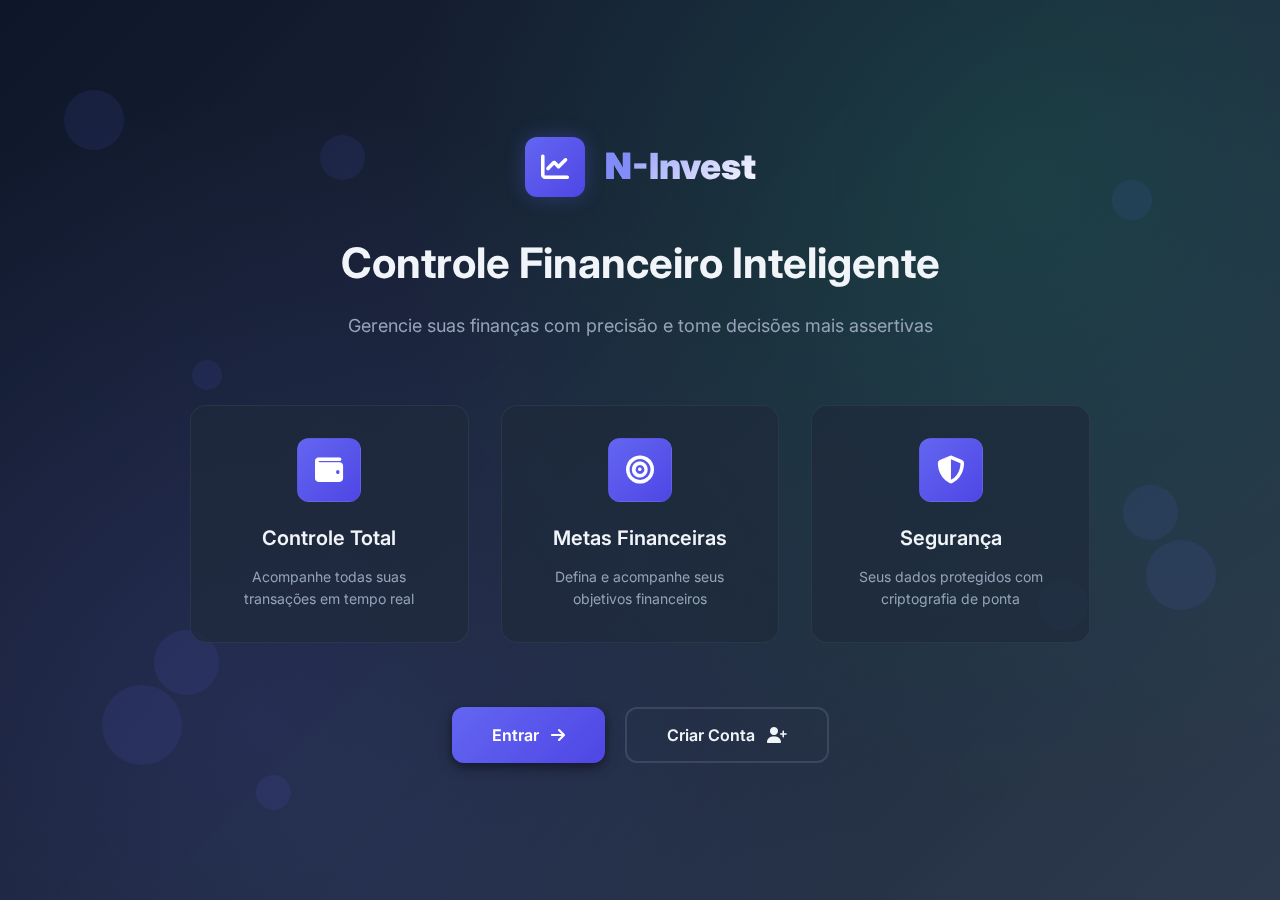
<file: index.html>
<!DOCTYPE html>
<html lang="pt-BR">
<head>
  <meta charset="UTF-8">
  <meta name="viewport" content="width=device-width, initial-scale=1.0">
  <title>N-Invest • Controle Financeiro Inteligente</title>
  <link rel="stylesheet" href="styles.css">
  <link rel="stylesheet" href="https://cdnjs.cloudflare.com/ajax/libs/font-awesome/6.4.0/css/all.min.css">
  <link href="https://fonts.googleapis.com/css2?family=Inter:wght@300;400;500;600;700;800;900&display=swap" rel="stylesheet">
</head>
<body>
  <!-- Fundo animado -->
  <div class="background-animated">
    <div class="particles-container">
      <div class="particle"></div>
      <div class="particle"></div>
      <div class="particle"></div>
      <div class="particle"></div>
      <div class="particle"></div>
      <div class="particle"></div>
      <div class="particle"></div>
      <div class="particle"></div>
      <div class="particle"></div>
      <div class="particle"></div>
    </div>
    <div class="gradient-overlay"></div>
  </div>

  <!-- Conteúdo principal -->
  <div class="landing-page">
    <div class="landing-container">
      <!-- Logo e título -->
      <div class="brand-logo">
        <div class="logo-icon-animated">
          <i class="fas fa-chart-line"></i>
        </div>
        <h1 class="brand-title">
          <span class="brand-highlight">N</span>-Invest
        </h1>
      </div>

      <!-- Subtítulo -->
      <div class="landing-subtitle">
        <h2>Controle Financeiro Inteligente</h2>
        <p>Gerencie suas finanças com precisão e tome decisões mais assertivas</p>
      </div>

      <!-- Features -->
      <div class="features-grid">
        <div class="feature-card">
          <div class="feature-icon">
            <i class="fas fa-wallet"></i>
          </div>
          <h3>Controle Total</h3>
          <p>Acompanhe todas suas transações em tempo real</p>
        </div>

        <div class="feature-card">
          <div class="feature-icon">
            <i class="fas fa-bullseye"></i>
          </div>
          <h3>Metas Financeiras</h3>
          <p>Defina e acompanhe seus objetivos financeiros</p>
        </div>

        <div class="feature-card">
          <div class="feature-icon">
            <i class="fas fa-shield-alt"></i>
          </div>
          <h3>Segurança</h3>
          <p>Seus dados protegidos com criptografia de ponta</p>
        </div>
      </div>

      <!-- Botões de ação -->
      <div class="landing-actions">
        <a href="login.html" class="btn-landing btn-primary">
          <span>Entrar</span>
          <i class="fas fa-arrow-right"></i>
        </a>
        <a href="signup.html" class="btn-landing btn-secondary">
          <span>Criar Conta</span>
          <i class="fas fa-user-plus"></i>
        </a>
      </div>
    </div>
  </div>

  <style>
    .landing-page {
      position: relative;
      min-height: 100vh;
      display: flex;
      align-items: center;
      justify-content: center;
      padding: 24px;
      z-index: 1;
    }

    .landing-container {
      max-width: 900px;
      width: 100%;
      text-align: center;
      animation: fadeIn 0.8s ease;
    }

    .brand-logo {
      display: flex;
      align-items: center;
      justify-content: center;
      gap: 20px;
      margin-bottom: 32px;
    }

    .landing-subtitle {
      margin-bottom: 64px;
    }

    .landing-subtitle h2 {
      font-size: 42px;
      font-weight: 700;
      margin-bottom: 16px;
      color: var(--text-primary);
    }

    .landing-subtitle p {
      font-size: 18px;
      color: var(--text-muted);
      max-width: 600px;
      margin: 0 auto;
    }

    .features-grid {
      display: grid;
      grid-template-columns: repeat(auto-fit, minmax(250px, 1fr));
      gap: 32px;
      margin-bottom: 64px;
    }

    .feature-card {
      background: var(--bg-card);
      border: 1px solid var(--border-light);
      border-radius: var(--radius-lg);
      padding: 32px 24px;
      transition: var(--transition);
    }

    .feature-card:hover {
      transform: translateY(-8px);
      box-shadow: var(--shadow-lg);
    }

    .feature-card .feature-icon {
      width: 64px;
      height: 64px;
      background: var(--gradient-primary);
      border-radius: var(--radius);
      display: flex;
      align-items: center;
      justify-content: center;
      font-size: 28px;
      color: white;
      margin: 0 auto 20px;
    }

    .feature-card h3 {
      font-size: 20px;
      font-weight: 600;
      margin-bottom: 12px;
      color: var(--text-primary);
    }

    .feature-card p {
      font-size: 14px;
      color: var(--text-muted);
      line-height: 1.6;
    }

    .landing-actions {
      display: flex;
      gap: 20px;
      justify-content: center;
      flex-wrap: wrap;
    }

    .btn-landing {
      height: 56px;
      padding: 0 40px;
      border-radius: var(--radius);
      font-weight: 600;
      font-size: 16px;
      text-decoration: none;
      display: inline-flex;
      align-items: center;
      gap: 12px;
      transition: var(--transition);
    }

    .btn-landing.btn-primary {
      background: var(--gradient-primary);
      color: white;
      box-shadow: var(--shadow);
    }

    .btn-landing.btn-primary:hover {
      transform: translateY(-2px);
      box-shadow: var(--shadow-lg);
    }

    .btn-landing.btn-secondary {
      background: transparent;
      color: var(--text-primary);
      border: 2px solid var(--border);
    }

    .btn-landing.btn-secondary:hover {
      background: var(--bg-card);
      border-color: var(--border-hover);
    }

    @media (max-width: 768px) {
      .landing-subtitle h2 {
        font-size: 32px;
      }

      .landing-subtitle p {
        font-size: 16px;
      }

      .features-grid {
        grid-template-columns: 1fr;
        gap: 20px;
      }

      .landing-actions {
        flex-direction: column;
      }

      .btn-landing {
        width: 100%;
        justify-content: center;
      }
    }
  </style>
</body>
</html>
</file>
<file: styles.css>
:root {
  --primary: #6366f1;
  --primary-dark: #4f46e5;
  --primary-light: #818cf8;
  --secondary: #10b981;
  --secondary-dark: #059669;
  --danger: #ef4444;
  --danger-dark: #dc2626;
  --warning: #f59e0b;
  --info: #3b82f6;
  --bg-primary: #0f172a;
  --bg-secondary: #1e293b;
  --bg-tertiary: #334155;
  --bg-card: rgba(30, 41, 59, 0.7);
  --bg-glass: rgba(30, 41, 59, 0.3);
  --bg-overlay: rgba(15, 23, 42, 0.8);
  --text-primary: #f1f5f9;
  --text-secondary: #cbd5e1;
  --text-muted: #94a3b8;
  --text-light: #e2e8f0;
  --border: rgba(148, 163, 184, 0.2);
  --border-hover: rgba(148, 163, 184, 0.4);
  --border-light: rgba(148, 163, 184, 0.1);
  --shadow-sm: 0 1px 2px rgba(0, 0, 0, 0.4);
  --shadow: 0 4px 12px rgba(0, 0, 0, 0.5);
  --shadow-lg: 0 12px 32px rgba(0, 0, 0, 0.6);
  --shadow-xl: 0 24px 48px rgba(0, 0, 0, 0.7);
  --shadow-glow: 0 0 20px rgba(99, 102, 241, 0.3);
  --gradient-primary: linear-gradient(135deg, var(--primary), var(--primary-dark));
  --gradient-secondary: linear-gradient(135deg, var(--secondary), var(--secondary-dark));
  --gradient-danger: linear-gradient(135deg, var(--danger), var(--danger-dark));
  --gradient-bg: linear-gradient(135deg, var(--bg-primary), var(--bg-secondary));
  --radius-sm: 8px;
  --radius: 12px;
  --radius-lg: 16px;
  --radius-xl: 24px;
  --radius-full: 9999px;
  --transition-fast: 150ms ease;
  --transition: 250ms ease;
  --transition-slow: 350ms ease;
  --z-base: 1;
  --z-dropdown: 10;
  --z-sticky: 100;
  --z-modal: 1000;
  --z-tooltip: 10000;
}

* {
  box-sizing: border-box;
  margin: 0;
  padding: 0;
}

html, body {
  height: 100%;
  overflow-x: hidden;
}

body {
  font-family: 'Inter', -apple-system, BlinkMacSystemFont, 'Segoe UI', Roboto, sans-serif;
  background: var(--bg-primary);
  color: var(--text-primary);
  line-height: 1.6;
  -webkit-font-smoothing: antialiased;
  -moz-osx-font-smoothing: grayscale;
}

@keyframes float {
  0%, 100% { transform: translateY(0) rotate(0deg); }
  50% { transform: translateY(-20px) rotate(5deg); }
}

@keyframes pulse {
  0%, 100% { opacity: 1; }
  50% { opacity: 0.7; }
}

@keyframes slideIn {
  from { transform: translateY(20px); opacity: 0; }
  to { transform: translateY(0); opacity: 1; }
}

@keyframes fadeIn {
  from { opacity: 0; }
  to { opacity: 1; }
}

.background-animated {
  position: fixed;
  inset: 0;
  background: linear-gradient(135deg, 
    rgba(15, 23, 42, 0.95) 0%,
    rgba(30, 41, 59, 0.9) 50%,
    rgba(51, 65, 85, 0.85) 100%);
  z-index: 0;
}

.particles-container {
  position: absolute;
  width: 100%;
  height: 100%;
  overflow: hidden;
}

.particle {
  position: absolute;
  background: var(--primary);
  border-radius: var(--radius-full);
  animation: float 20s infinite linear;
  opacity: 0.1;
}

.particle:nth-child(1) { width: 60px; height: 60px; top: 10%; left: 5%; animation-duration: 25s; }
.particle:nth-child(2) { width: 40px; height: 40px; top: 20%; right: 10%; animation-duration: 20s; }
.particle:nth-child(3) { width: 80px; height: 80px; bottom: 15%; left: 8%; animation-duration: 30s; }
.particle:nth-child(4) { width: 30px; height: 30px; top: 40%; left: 15%; animation-duration: 15s; }
.particle:nth-child(5) { width: 50px; height: 50px; bottom: 30%; right: 15%; animation-duration: 22s; }
.particle:nth-child(6) { width: 70px; height: 70px; top: 60%; right: 5%; animation-duration: 28s; }
.particle:nth-child(7) { width: 35px; height: 35px; bottom: 10%; left: 20%; animation-duration: 18s; }
.particle:nth-child(8) { width: 45px; height: 45px; top: 15%; left: 25%; animation-duration: 24s; }
.particle:nth-child(9) { width: 55px; height: 55px; bottom: 40%; right: 8%; animation-duration: 26s; }
.particle:nth-child(10) { width: 65px; height: 65px; top: 70%; left: 12%; animation-duration: 32s; }

.gradient-overlay {
  position: absolute;
  inset: 0;
  background: 
    radial-gradient(circle at 20% 80%, rgba(99, 102, 241, 0.15) 0%, transparent 50%),
    radial-gradient(circle at 80% 20%, rgba(16, 185, 129, 0.15) 0%, transparent 50%);
}

.auth-screen {
  position: fixed;
  inset: 0;
  display: flex;
  align-items: center;
  justify-content: center;
  padding: 24px;
  z-index: var(--z-modal);
  animation: fadeIn var(--transition);
}

.auth-container {
  display: grid;
  grid-template-columns: 1fr 1fr;
  max-width: 1200px;
  width: 100%;
  min-height: 800px;
  border-radius: var(--radius-xl);
  overflow: hidden;
  box-shadow: var(--shadow-xl);
  backdrop-filter: blur(10px);
  background: rgba(30, 41, 59, 0.8);
  border: 1px solid var(--border-light);
}

.auth-branding {
  background: var(--gradient-bg);
  padding: 48px 40px;
  display: flex;
  flex-direction: column;
  position: relative;
  overflow: hidden;
}

.auth-branding::before {
  content: '';
  position: absolute;
  top: -50%;
  right: -50%;
  width: 200%;
  height: 200%;
  background: radial-gradient(circle, rgba(99, 102, 241, 0.1) 0%, transparent 70%);
  animation: pulse 8s infinite;
}

.brand-logo {
  display: flex;
  align-items: center;
  gap: 16px;
  margin-bottom: 32px;
}

.logo-icon-animated {
  width: 60px;
  height: 60px;
  background: var(--gradient-primary);
  border-radius: var(--radius);
  display: flex;
  align-items: center;
  justify-content: center;
  font-size: 28px;
  color: white;
  animation: float 6s infinite ease-in-out;
  box-shadow: var(--shadow-glow);
}

.brand-title {
  font-size: 36px;
  font-weight: 900;
  background: linear-gradient(135deg, var(--primary-light), white);
  -webkit-background-clip: text;
  -webkit-text-fill-color: transparent;
  background-clip: text;
}

.brand-highlight {
  color: var(--primary-light);
  -webkit-text-fill-color: var(--primary-light);
}

.brand-subtitle {
  margin-bottom: 48px;
}

.brand-subtitle h2 {
  font-size: 28px;
  font-weight: 700;
  margin-bottom: 12px;
  color: var(--text-primary);
}

.brand-subtitle p {
  color: var(--text-muted);
  font-size: 16px;
  line-height: 1.5;
}

.features-list {
  display: flex;
  flex-direction: column;
  gap: 24px;
  margin-bottom: 48px;
}

.feature {
  display: flex;
  align-items: flex-start;
  gap: 16px;
  animation: slideIn var(--transition);
  animation-fill-mode: both;
}

.feature:nth-child(1) { animation-delay: 100ms; }
.feature:nth-child(2) { animation-delay: 200ms; }
.feature:nth-child(3) { animation-delay: 300ms; }

.feature-icon {
  width: 48px;
  height: 48px;
  background: var(--bg-card);
  border-radius: var(--radius);
  display: flex;
  align-items: center;
  justify-content: center;
  font-size: 20px;
  color: var(--primary-light);
  flex-shrink: 0;
  border: 1px solid var(--border-light);
}

.feature-text h4 {
  font-size: 16px;
  font-weight: 600;
  margin-bottom: 4px;
  color: var(--text-primary);
}

.feature-text p {
  font-size: 14px;
  color: var(--text-muted);
  line-height: 1.4;
}

.testimonial {
  background: var(--bg-card);
  padding: 24px;
  border-radius: var(--radius-lg);
  border: 1px solid var(--border-light);
  margin-top: auto;
}

.quote-icon {
  font-size: 32px;
  color: var(--primary-light);
  margin-bottom: 12px;
  font-weight: 900;
}

.quote {
  font-size: 16px;
  font-style: italic;
  color: var(--text-secondary);
  margin-bottom: 20px;
  line-height: 1.5;
}

.author {
  display: flex;
  align-items: center;
  gap: 12px;
}

.author-avatar {
  width: 40px;
  height: 40px;
  background: var(--gradient-primary);
  border-radius: var(--radius-full);
  display: flex;
  align-items: center;
  justify-content: center;
  font-weight: 600;
  color: white;
}

.author-info {
  display: flex;
  flex-direction: column;
}

.author-name {
  font-weight: 600;
  color: var(--text-primary);
}

.author-role {
  font-size: 12px;
  color: var(--text-muted);
}

.auth-card {
  padding: 48px 40px;
  background: rgba(30, 41, 59, 0.9);
  display: flex;
  flex-direction: column;
}

.auth-header {
  text-align: center;
  margin-bottom: 48px;
}

.auth-title {
  font-size: 32px;
  font-weight: 700;
  margin-bottom: 8px;
  color: var(--text-primary);
}

.auth-subtitle {
  color: var(--text-muted);
  font-size: 16px;
}

.auth-form {
  display: flex;
  flex-direction: column;
  gap: 24px;
  flex: 1;
}

.input-group {
  position: relative;
}

.input-label {
  display: flex;
  align-items: center;
  gap: 8px;
  font-size: 14px;
  font-weight: 600;
  color: var(--text-muted);
  margin-bottom: 8px;
}

.input-label i {
  font-size: 12px;
}

.auth-form .input-group input,
.auth-form .input-group select {
  width: 100%;
  height: 48px;
  padding: 0 16px;
  background: var(--bg-secondary);
  border: 2px solid var(--border);
  border-radius: var(--radius);
  font-size: 15px;
  color: var(--text-primary);
  outline: none;
  transition: var(--transition);
}

.auth-form .input-group input:focus,
.auth-form .input-group select:focus {
  border-color: var(--primary);
  background: var(--bg-tertiary);
}

.password-field {
  position: relative;
}

.toggle-password {
  position: absolute;
  right: 12px;
  top: 50%;
  transform: translateY(-50%);
  background: none;
  border: none;
  color: var(--text-muted);
  cursor: pointer;
  padding: 8px;
  transition: var(--transition);
  border-radius: var(--radius-sm);
}

.toggle-password:hover {
  color: var(--primary-light);
  background: rgba(99, 102, 241, 0.1);
}

.form-options {
  display: flex;
  justify-content: space-between;
  align-items: center;
  margin: 8px 0;
}

.checkbox-remember {
  display: flex;
  align-items: center;
  gap: 8px;
  cursor: pointer;
  font-size: 14px;
  color: var(--text-muted);
}

.checkbox-remember input {
  display: none;
}

.checkmark {
  width: 18px;
  height: 18px;
  border: 2px solid var(--border);
  border-radius: 4px;
  display: flex;
  align-items: center;
  justify-content: center;
  transition: var(--transition);
}

.checkbox-remember input:checked + .checkmark {
  background: var(--primary);
  border-color: var(--primary);
}

.checkbox-remember input:checked + .checkmark::after {
  content: '✓';
  color: white;
  font-size: 12px;
}

.checkbox-group {
  display: flex;
  align-items: center;
  gap: 8px;
  cursor: pointer;
  font-size: 14px;
  color: var(--text-muted);
}

.checkbox-group input {
  display: none;
}

.checkbox-group .checkmark {
  width: 18px;
  height: 18px;
  border: 2px solid var(--border);
  border-radius: 4px;
  display: flex;
  align-items: center;
  justify-content: center;
  transition: var(--transition);
}

.checkbox-group input:checked + .checkmark {
  background: var(--primary);
  border-color: var(--primary);
}

.checkbox-group input:checked + .checkmark::after {
  content: '✓';
  color: white;
  font-size: 12px;
}

.forgot-password {
  color: var(--primary-light);
  text-decoration: none;
  font-size: 14px;
  transition: var(--transition);
}

.forgot-password:hover {
  color: var(--primary);
  text-decoration: underline;
}

.btn-auth-submit {
  height: 56px;
  background: var(--gradient-primary);
  border: none;
  border-radius: var(--radius);
  color: white;
  font-size: 16px;
  font-weight: 600;
  cursor: pointer;
  display: flex;
  align-items: center;
  justify-content: center;
  gap: 12px;
  transition: var(--transition);
  margin-top: 8px;
}

.btn-auth-submit:hover {
  transform: translateY(-2px);
  box-shadow: var(--shadow-glow);
}

.btn-auth-submit:active {
  transform: translateY(0);
}

.btn-text {
  flex: 1;
}

.auth-divider {
  display: flex;
  align-items: center;
  margin: 24px 0;
  color: var(--text-muted);
  font-size: 14px;
}

.auth-divider::before,
.auth-divider::after {
  content: '';
  flex: 1;
  height: 1px;
  background: var(--border);
}

.auth-divider span {
  padding: 0 16px;
}

.btn-google-auth {
  height: 48px;
  background: var(--bg-secondary);
  border: 2px solid var(--border);
  border-radius: var(--radius);
  color: var(--text-primary);
  font-size: 14px;
  font-weight: 600;
  cursor: pointer;
  display: flex;
  align-items: center;
  justify-content: center;
  gap: 12px;
  transition: var(--transition);
}

.btn-google-auth:hover {
  background: var(--bg-tertiary);
  border-color: var(--border-hover);
}

.btn-auth-toggle {
  background: none;
  border: none;
  color: var(--text-muted);
  font-size: 14px;
  cursor: pointer;
  transition: var(--transition);
  margin-top: 16px;
  padding: 12px;
  border-radius: var(--radius);
}

.btn-auth-toggle:hover {
  background: rgba(99, 102, 241, 0.1);
  color: var(--primary-light);
}

.btn-auth-toggle strong {
  color: var(--primary-light);
  font-weight: 600;
}

.auth-footer {
  margin-top: auto;
  padding-top: 24px;
  border-top: 1px solid var(--border-light);
}

.terms {
  font-size: 12px;
  color: var(--text-muted);
  text-align: center;
  line-height: 1.4;
}

.terms a {
  color: var(--primary-light);
  text-decoration: none;
}

.terms a:hover {
  text-decoration: underline;
}

.error-message {
  margin-top: 16px;
  padding: 12px 16px;
  background: rgba(239, 68, 68, 0.1);
  border: 1px solid rgba(239, 68, 68, 0.3);
  border-radius: var(--radius);
  color: var(--danger);
  font-size: 14px;
  display: none;
}

.error-message.show {
  display: block;
  animation: slideIn var(--transition);
}

.error {
  margin-top: 12px;
  padding: 12px 16px;
  background: rgba(239, 68, 68, 0.1);
  border: 1px solid rgba(239, 68, 68, 0.3);
  border-radius: var(--radius);
  color: var(--danger);
  font-size: 14px;
  display: none;
}

.error:not(:empty) {
  display: block;
  animation: slideIn var(--transition);
}

.page {
  position: relative;
  max-width: 1400px;
  margin: 0 auto;
  padding: 32px 24px 60px;
  z-index: var(--z-base);
  animation: fadeIn var(--transition);
}

.header {
  display: flex;
  flex-direction: column;
  align-items: center;
  text-align: center;
  margin-bottom: 48px;
  position: relative;
}

.logo-container {
  display: flex;
  align-items: center;
  gap: 16px;
  margin-bottom: 16px;
}

.logo-icon {
  width: 48px;
  height: 48px;
  background: var(--gradient-primary);
  border-radius: var(--radius);
  display: flex;
  align-items: center;
  justify-content: center;
  font-size: 24px;
  color: white;
}

.header h1 {
  font-size: 42px;
  font-weight: 900;
  background: linear-gradient(135deg, var(--primary-light), var(--secondary));
  -webkit-background-clip: text;
  -webkit-text-fill-color: transparent;
  background-clip: text;
}

.subtitle {
  color: var(--text-muted);
  font-weight: 500;
  font-size: 16px;
  margin-bottom: 24px;
}

.header-actions {
  position: absolute;
  right: 0;
  top: 0;
  display: flex;
  align-items: center;
  gap: 16px;
}

.user-info {
  display: flex;
  align-items: center;
  gap: 12px;
  padding: 8px 16px;
  background: var(--bg-card);
  border-radius: var(--radius-full);
  border: 1px solid var(--border-light);
}

.user-avatar {
  width: 36px;
  height: 36px;
  background: var(--gradient-primary);
  border-radius: var(--radius-full);
  display: flex;
  align-items: center;
  justify-content: center;
  font-size: 14px;
  color: white;
}

.user-details {
  display: flex;
  flex-direction: column;
  align-items: flex-start;
}

.user-name {
  font-weight: 600;
  font-size: 14px;
  color: var(--text-primary);
}

.user-email {
  font-size: 12px;
  color: var(--text-muted);
}

.btn-logout {
  height: 44px;
  padding: 0 20px;
  background: var(--bg-card);
  border: 1px solid var(--border-light);
  border-radius: var(--radius);
  color: var(--text-muted);
  font-size: 14px;
  font-weight: 600;
  cursor: pointer;
  display: flex;
  align-items: center;
  gap: 8px;
  transition: var(--transition);
}

.btn-logout:hover {
  background: rgba(239, 68, 68, 0.1);
  border-color: var(--danger);
  color: var(--danger);
}

.card {
  background: var(--bg-card);
  border: 1px solid var(--border-light);
  border-radius: var(--radius-xl);
  padding: 32px;
  margin-bottom: 32px;
  backdrop-filter: blur(10px);
  box-shadow: var(--shadow);
  transition: var(--transition);
}

.card:hover {
  box-shadow: var(--shadow-lg);
}

.bar-wrap {
  margin-bottom: 32px;
}

.stats-cards {
  display: grid;
  grid-template-columns: repeat(auto-fit, minmax(280px, 1fr));
  gap: 24px;
  margin-bottom: 32px;
}

.stat-card {
  background: var(--bg-card);
  border: 1px solid var(--border-light);
  border-radius: var(--radius-lg);
  padding: 24px;
  display: flex;
  align-items: center;
  gap: 20px;
  transition: var(--transition);
}

.stat-card:hover {
  transform: translateY(-4px);
  box-shadow: var(--shadow);
}

.stat-card--income {
  border-left: 4px solid var(--secondary);
}

.stat-card--expense {
  border-left: 4px solid var(--danger);
}

.stat-card--balance {
  border-left: 4px solid var(--primary);
}

.stat-icon {
  width: 56px;
  height: 56px;
  border-radius: var(--radius);
  display: flex;
  align-items: center;
  justify-content: center;
  font-size: 24px;
  flex-shrink: 0;
}

.stat-card--income .stat-icon {
  background: rgba(16, 185, 129, 0.1);
  color: var(--secondary);
}

.stat-card--expense .stat-icon {
  background: rgba(239, 68, 68, 0.1);
  color: var(--danger);
}

.stat-card--balance .stat-icon {
  background: rgba(99, 102, 241, 0.1);
  color: var(--primary);
}

.stat-content {
  flex: 1;
}

.stat-label {
  display: block;
  font-size: 12px;
  font-weight: 600;
  color: var(--text-muted);
  text-transform: uppercase;
  letter-spacing: 0.5px;
  margin-bottom: 4px;
}

.stat-value {
  display: block;
  font-size: 28px;
  font-weight: 800;
  color: var(--text-primary);
}

.cashbar {
  position: relative;
  height: 32px;
  border-radius: var(--radius-full);
  overflow: hidden;
  background: rgba(148, 163, 184, 0.1);
  box-shadow: inset 0 2px 4px rgba(0, 0, 0, 0.3);
  margin-top: 8px;
}


.cashbar-income {
  position: absolute;
  left: 0;
  top: 0;
  height: 100%;
  background: linear-gradient(90deg, var(--secondary-dark), var(--secondary));
  transition: width 0.6s cubic-bezier(0.34, 1.56, 0.64, 1);
  display: flex;
  align-items: center;
  justify-content: flex-end;
  padding-right: 12px;
  font-size: 12px;
  font-weight: 600;
  color: white;
  text-shadow: 0 1px 2px rgba(0, 0, 0, 0.3);
}

.cashbar-expense {
  position: absolute;
  right: 0;
  top: 0;
  height: 100%;
  background: linear-gradient(90deg, var(--danger), var(--danger-dark));
  transition: width 0.6s cubic-bezier(0.34, 1.56, 0.64, 1);
  display: flex;
  align-items: center;
  padding-left: 12px;
  font-size: 12px;
  font-weight: 600;
  color: white;
  text-shadow: 0 1px 2px rgba(0, 0, 0, 0.3);
}

.cashbar-income::after {
  content: attr(data-percent);
}

.cashbar-expense::after {
  content: attr(data-percent);
}

.form-header {
  margin-bottom: 24px;
  padding-bottom: 16px;
  border-bottom: 1px solid var(--border-light);
}

.form-header h2 {
  font-size: 20px;
  font-weight: 700;
  color: var(--text-primary);
  display: flex;
  align-items: center;
  gap: 12px;
}

.controls-row {
  display: flex;
  flex-wrap: wrap;
  gap: 20px;
  margin-bottom: 24px;
}

.controls-row--inputs {
  display: grid;
  grid-template-columns: repeat(auto-fit, minmax(220px, 1fr));
  gap: 20px;
}

.segmented {
  display: flex;
  gap: 12px;
  width: 100%;
  justify-content: center;
}

.seg-btn {
  flex: 1;
  max-width: 220px;
  height: 56px;
  padding: 0 24px;
  border-radius: var(--radius);
  border: 2px solid var(--border);
  background: var(--bg-secondary);
  color: var(--text-muted);
  font-weight: 600;
  font-size: 15px;
  cursor: pointer;
  transition: var(--transition);
  display: flex;
  align-items: center;
  justify-content: center;
  gap: 10px;
}

.seg-btn:hover {
  background: var(--bg-tertiary);
  border-color: var(--border-hover);
}

.seg-btn.is-active {
  background: var(--gradient-primary);
  border-color: var(--primary);
  color: white;
  box-shadow: var(--shadow-glow);
}

.seg-btn[data-type="expense"].is-active {
  background: var(--gradient-danger);
  border-color: var(--danger);
}

/* ESTILOS PARA INPUTS NO APP PRINCIPAL */
.controls .input-group input,
.controls .input-group select,
.filters .input-group input,
.filters .input-group select,
.goals-form .input-group input,
.goals-form .input-group select {
  width: 100%;
  height: 48px;
  padding: 0 16px;
  background: var(--bg-secondary);
  border: 2px solid var(--border);
  border-radius: var(--radius);
  font-size: 15px;
  color: var(--text-primary);
  outline: none;
  transition: var(--transition);
}

.controls .input-group input:focus,
.controls .input-group select:focus,
.filters .input-group input:focus,
.filters .input-group select:focus,
.goals-form .input-group input:focus,
.goals-form .input-group select:focus {
  border-color: var(--primary);
  background: var(--bg-tertiary);
}

.controls .input-label,
.filters .input-label,
.goals-form .input-label {
  display: flex;
  align-items: center;
  gap: 8px;
  font-size: 14px;
  font-weight: 600;
  color: var(--text-muted);
  margin-bottom: 8px;
}

.controls .input-label i,
.filters .input-label i,
.goals-form .input-label i {
  font-size: 12px;
}

.input-wrapper {
  position: relative;
  width: 100%;
}

.input-prefix {
  position: absolute;
  left: 16px;
  top: 50%;
  transform: translateY(-50%);
  color: var(--text-muted);
  font-size: 14px;
  font-weight: 500;
  z-index: 2;
  pointer-events: none;
}

.input-wrapper input {
  padding-left: 40px !important;
}

.input-group--full {
  flex: 1 1 100%;
}

select {
  appearance: none;
  -webkit-appearance: none;
  -moz-appearance: none;
  background-image: url("data:image/svg+xml;charset=UTF-8,%3csvg xmlns='http://www.w3.org/2000/svg' viewBox='0 0 24 24' fill='none' stroke='%2394a3b8' stroke-width='2' stroke-linecap='round' stroke-linejoin='round'%3e%3cpolyline points='6 9 12 15 18 9'%3e%3c/polyline%3e%3c/svg%3e");
  background-repeat: no-repeat;
  background-position: right 16px center;
  background-size: 16px;
  padding-right: 40px !important;
}

.form-actions {
  display: flex;
  gap: 16px;
  flex-wrap: wrap;
  justify-content: center;
  margin-top: 32px;
}

.btn-primary, .btn-ghost {
  height: 52px;
  padding: 0 32px;
  border-radius: var(--radius);
  font-weight: 600;
  font-size: 15px;
  cursor: pointer;
  transition: var(--transition);
  display: flex;
  align-items: center;
  gap: 12px;
  border: none;
}

.btn-primary {
  background: var(--gradient-primary);
  color: white;
  box-shadow: var(--shadow);
}

.btn-primary:hover {
  transform: translateY(-2px);
  box-shadow: var(--shadow-lg);
}

.btn-ghost {
  background: transparent;
  color: var(--text-muted);
  border: 2px solid var(--border);
}

.btn-ghost:hover {
  background: var(--bg-secondary);
  border-color: var(--border-hover);
  color: var(--text-primary);
}

.filters {
  margin-top: 32px;
  padding-top: 32px;
  border-top: 1px solid var(--border-light);
}

.filters-header {
  display: flex;
  align-items: center;
  gap: 8px;
  font-size: 14px;
  font-weight: 600;
  color: var(--text-muted);
  text-transform: uppercase;
  letter-spacing: 0.5px;
  margin-bottom: 20px;
}

.filters-row {
  display: grid;
  grid-template-columns: repeat(auto-fit, minmax(200px, 1fr));
  gap: 16px;
  align-items: center;
}

.table-card {
  background: var(--bg-card);
  border: 1px solid var(--border-light);
  border-radius: var(--radius-xl);
  overflow: hidden;
  box-shadow: var(--shadow);
  margin-bottom: 48px;
}

.table-head {
  padding: 24px 32px;
  background: linear-gradient(135deg, var(--bg-card), var(--bg-secondary));
  border-bottom: 1px solid var(--border-light);
  display: flex;
  justify-content: space-between;
  align-items: center;
}

.table-head h2 {
  display: flex;
  align-items: center;
  gap: 12px;
  font-size: 18px;
  font-weight: 700;
  color: var(--text-primary);
}

.table-actions {
  display: flex;
  gap: 8px;
}

.btn-icon {
  width: 40px;
  height: 40px;
  border-radius: var(--radius);
  border: 1px solid var(--border);
  background: var(--bg-secondary);
  color: var(--text-muted);
  cursor: pointer;
  display: flex;
  align-items: center;
  justify-content: center;
  transition: var(--transition);
}

.btn-icon:hover {
  background: var(--bg-tertiary);
  border-color: var(--border-hover);
  color: var(--text-primary);
}

.table-wrap {
  overflow: auto;
  min-height: 300px;
  max-height: 500px;
}

.table {
  width: 100%;
  border-collapse: collapse;
  min-width: 1000px;
}

.table th {
  position: sticky;
  top: 0;
  background: var(--bg-secondary);
  color: var(--text-muted);
  font-weight: 600;
  font-size: 12px;
  text-transform: uppercase;
  letter-spacing: 0.5px;
  padding: 20px 24px;
  text-align: left;
  border-bottom: 1px solid var(--border-light);
}

.table td {
  padding: 20px 24px;
  border-bottom: 1px solid var(--border-light);
  font-weight: 500;
  color: var(--text-primary);
}

.table tbody tr:hover {
  background: rgba(99, 102, 241, 0.05);
}

.table tbody tr:last-child td {
  border-bottom: none;
}

.right {
  text-align: right;
}

.badge {
  display: inline-flex;
  align-items: center;
  padding: 6px 14px;
  border-radius: var(--radius-full);
  font-weight: 600;
  font-size: 12px;
  text-transform: uppercase;
  letter-spacing: 0.3px;
  gap: 6px;
}

.badge.income {
  background: rgba(16, 185, 129, 0.1);
  color: var(--secondary);
  border: 1px solid rgba(16, 185, 129, 0.2);
}

.badge.expense {
  background: rgba(239, 68, 68, 0.1);
  color: var(--danger);
  border: 1px solid rgba(239, 68, 68, 0.2);
}

.value {
  font-weight: 700;
  font-size: 16px;
}

.value.income {
  color: var(--secondary);
}

.value.expense {
  color: var(--danger);
}

.row-btn {
  height: 36px;
  padding: 0 20px;
  border-radius: var(--radius);
  border: 1px solid var(--border);
  background: var(--bg-secondary);
  color: var(--text-muted);
  font-weight: 600;
  font-size: 13px;
  cursor: pointer;
  transition: var(--transition);
  display: inline-flex;
  align-items: center;
  gap: 6px;
}

.row-btn:hover {
  background: rgba(239, 68, 68, 0.1);
  border-color: rgba(239, 68, 68, 0.3);
  color: var(--danger);
}

.empty-state {
  display: none;
  flex-direction: column;
  align-items: center;
  justify-content: center;
  padding: 60px 20px;
  text-align: center;
  color: var(--text-muted);
}

.empty-state i {
  font-size: 64px;
  margin-bottom: 20px;
  opacity: 0.5;
}

.empty-state p {
  font-size: 18px;
  font-weight: 600;
  color: var(--text-primary);
  margin-bottom: 8px;
}

.empty-state span {
  font-size: 14px;
  font-weight: 500;
}

/* ========== SEÇÃO DE COFRINHOS - SEPARADA ========== */
.goals-section {
  margin-top: 48px;
  background: var(--bg-card);
  border: 1px solid var(--border-light);
  border-radius: var(--radius-xl);
  padding: 32px;
  backdrop-filter: blur(10px);
  box-shadow: var(--shadow);
}

.goals-form {
  margin-bottom: 32px;
}

.goal-form-grid {
  display: grid;
  grid-template-columns: 1fr 1fr 1fr 1fr 1fr; /* Mude de 4 para 5 colunas */
  gap: 20px;
  margin-bottom: 24px;
}

@media (max-width: 1024px) {
  .goal-form-grid {
    grid-template-columns: 1fr 1fr; /* Ajuste responsivo */
  }
  
  .goal-input-full {
    grid-column: span 2;
  }
}

@media (max-width: 768px) {
  .goal-form-grid {
    grid-template-columns: 1fr; /* Coluna única em mobile */
  }
  
  .goal-input-full {
    grid-column: span 1;
  }
}

.goals-list {
  display: grid;
  grid-template-columns: repeat(auto-fill, minmax(320px, 1fr));
  gap: 20px;
  margin-top: 24px;
}

.goal-item {
  background: linear-gradient(135deg, var(--bg-secondary), var(--bg-card));
  border: 1px solid var(--border-light);
  border-radius: var(--radius-lg);
  padding: 20px;
  box-shadow: var(--shadow-sm);
  transition: var(--transition);
}

.goal-item:hover {
  transform: translateY(-4px);
  box-shadow: var(--shadow);
}

.goal-title {
  display: flex;
  justify-content: space-between;
  align-items: center;
  margin-bottom: 12px;
}

.goal-title h3 {
  font-size: 16px;
  font-weight: 600;
  color: var(--text-primary);
}

.goal-meta {
  color: var(--text-muted);
  font-size: 13px;
  font-weight: 500;
  margin-bottom: 16px;
  line-height: 1.5;
}

.goal-meta strong {
  color: var(--text-primary);
  font-weight: 600;
}

.goal-progress {
  margin-bottom: 16px;
}

.goal-progressbar {
  height: 8px;
  background: rgba(148, 163, 184, 0.12);
  border-radius: var(--radius-full);
  overflow: hidden;
  margin-bottom: 8px;
}

.goal-progressfill {
  height: 100%;
  width: 0%;
  background: linear-gradient(90deg, var(--secondary-dark), var(--secondary));
  transition: width 0.6s ease;
}

.goal-progressline {
  display: flex;
  justify-content: space-between;
  font-size: 12px;
  font-weight: 600;
  color: var(--text-muted);
}

.goal-metrics {
  display: grid;
  grid-template-columns: 1fr 1fr;
  gap: 12px;
  margin-top: 20px;
}

.goal-chip {
  background: rgba(148, 163, 184, 0.06);
  border: 1px solid var(--border-light);
  border-radius: var(--radius);
  padding: 12px;
}

.goal-chip .k {
  display: block;
  color: var(--text-muted);
  font-size: 11px;
  font-weight: 600;
  text-transform: uppercase;
  letter-spacing: 0.4px;
  margin-bottom: 4px;
}

.goal-chip .v {
  display: block;
  font-size: 14px;
  font-weight: 700;
  color: var(--text-primary);
}

.goal-deposit {
  display: grid;
  grid-template-columns: 1fr auto;
  gap: 12px;
  margin-top: 20px;
}

.goal-deposit-input {
  height: 44px;
  padding: 0 16px;
  background: var(--bg-secondary);
  border: 2px solid var(--border);
  border-radius: var(--radius);
  font-size: 14px;
  color: var(--text-primary);
  outline: none;
  transition: var(--transition);
}

.goal-deposit-input:focus {
  border-color: var(--primary);
  background: var(--bg-tertiary);
}

.goal-add {
  height: 44px;
  padding: 0 20px;
  border-radius: var(--radius);
  border: none;
  background: var(--gradient-secondary);
  color: white;
  font-weight: 600;
  cursor: pointer;
  transition: var(--transition);
  display: flex;
  align-items: center;
  gap: 8px;
}

.goal-add:hover {
  transform: translateY(-2px);
  box-shadow: 0 4px 12px rgba(16, 185, 129, 0.3);
}

.goal-actions {
  display: flex;
  justify-content: flex-end;
  margin-top: 20px;
}

.goal-btn {
  height: 36px;
  padding: 0 20px;
  border-radius: var(--radius);
  border: 1px solid var(--border);
  background: var(--bg-secondary);
  color: var(--text-muted);
  font-weight: 600;
  cursor: pointer;
  transition: var(--transition);
  display: inline-flex;
  align-items: center;
  gap: 6px;
}

.goal-btn:hover {
  background: rgba(239, 68, 68, 0.1);
  border-color: rgba(239, 68, 68, 0.3);
  color: var(--danger);
}

/* ========== RESPONSIVIDADE ========== */

/* Tablet - 1024px */
@media (max-width: 1024px) {
  .auth-container {
    grid-template-columns: 1fr;
    max-width: 600px;
    min-height: auto;
  }
  
  .auth-branding {
    display: none;
  }
  
  .page {
    padding: 24px 20px 40px;
  }
  
  .header-actions {
    position: static;
    margin-top: 20px;
    justify-content: center;
  }
  
  .stats-cards {
    grid-template-columns: repeat(auto-fit, minmax(240px, 1fr));
  }
  
  .controls-row--inputs {
    grid-template-columns: repeat(auto-fit, minmax(180px, 1fr));
  }
  
  .goal-form-grid {
    grid-template-columns: 1fr 1fr;
  }
  
  .goal-input-full {
    grid-column: span 2;
  }
  
  .goals-list {
    grid-template-columns: repeat(auto-fill, minmax(280px, 1fr));
  }
}

/* Tablet - 768px */
@media (max-width: 768px) {
  .auth-screen {
    padding: 16px;
  }
  
  .auth-card {
    padding: 32px 24px;
  }
  
  .page {
    padding: 20px 16px 32px;
  }
  
  .header {
    margin-bottom: 32px;
  }
  
  .header h1 {
    font-size: 32px;
  }
  
  .logo-container {
    gap: 12px;
  }
  
  .logo-icon {
    width: 40px;
    height: 40px;
    font-size: 20px;
  }
  
  .stats-cards {
    grid-template-columns: 1fr;
  }
  
  .card {
    padding: 24px;
    border-radius: var(--radius-lg);
  }
  
  .goals-section {
    padding: 24px;
  }
  
  .controls-row {
    flex-direction: column;
    gap: 16px;
  }
  
  .controls-row--inputs {
    grid-template-columns: 1fr;
  }
  
  .segmented {
    flex-direction: column;
  }
  
  .seg-btn {
    max-width: none;
  }
  
  .form-actions {
    flex-direction: column;
  }
  
  .btn-primary, .btn-ghost {
    width: 100%;
    justify-content: center;
  }
  
  .goal-form-grid {
    grid-template-columns: 1fr;
  }
  
  .goal-input-full {
    grid-column: span 1;
  }
  
  .goals-list {
    grid-template-columns: 1fr;
  }
  
  .table-wrap {
    overflow-x: auto;
  }
  
  .table {
    min-width: 800px;
  }
  
  .table thead {
    display: none;
  }
  
  .table tbody {
    display: block;
  }
  
  .table tbody tr {
    display: block;
    padding: 20px;
    border-bottom: 1px solid var(--border-light);
    background: var(--bg-secondary);
    border-radius: var(--radius);
    margin-bottom: 12px;
  }
  
  .table tbody tr:last-child {
    margin-bottom: 0;
  }
  
  .table tbody td {
    display: flex;
    justify-content: space-between;
    align-items: center;
    padding: 12px 0;
    border-bottom: none;
    text-align: left;
  }
  
  .table tbody td::before {
    content: attr(data-label);
    color: var(--text-muted);
    font-weight: 600;
    font-size: 12px;
    text-transform: uppercase;
    margin-right: 16px;
    min-width: 100px;
  }
  
  .table tbody td.right {
    text-align: left;
    justify-content: space-between;
  }
  
  .table tbody td:last-child {
    border-top: 1px solid var(--border-light);
    padding-top: 20px;
    margin-top: 12px;
  }
  
  .table tbody td:last-child::before {
    content: "Ações";
  }
  
  .row-btn {
    width: 100%;
  }
}

/* Mobile - 480px */
@media (max-width: 480px) {
  .auth-card {
    padding: 24px 20px;
  }
  
  .auth-title {
    font-size: 24px;
  }
  
  .auth-subtitle {
    font-size: 14px;
  }
  
  .page {
    padding: 16px 12px 24px;
  }
  
  .header h1 {
    font-size: 28px;
  }
  
  .subtitle {
    font-size: 14px;
  }
  
  .stat-card {
    flex-direction: column;
    text-align: center;
    gap: 16px;
  }
  
  .stat-icon {
    width: 48px;
    height: 48px;
    font-size: 20px;
  }
  
  .stat-value {
    font-size: 24px;
  }
  
  .form-header h2 {
    font-size: 18px;
  }
  
  .btn-primary, .btn-ghost {
    height: 48px;
    font-size: 14px;
    padding: 0 24px;
  }
  
  .table-head {
    padding: 16px 20px;
    flex-direction: column;
    gap: 16px;
    align-items: stretch;
  }
  
  .table-head h2 {
    font-size: 16px;
  }
  
  .table-actions {
    justify-content: center;
  }
  
  .goals-section {
    padding: 20px 16px;
  }
  
  .goal-item {
    padding: 16px;
  }
  
  .goal-metrics {
    grid-template-columns: 1fr;
  }
}

/* Orientação paisagem em mobile */
@media (max-height: 600px) and (orientation: landscape) {
  .auth-screen {
    align-items: flex-start;
    padding-top: 20px;
    overflow-y: auto;
  }
  
  .auth-container {
    max-height: 90vh;
    overflow-y: auto;
  }
  
  .auth-branding {
    padding: 24px;
  }
  
  .auth-card {
    padding: 24px;
  }
}

/* Melhor formatação para valores monetários */
.stat-value,
.value,
.goal-chip .v,
.goal-meta strong {
  font-family: 'Inter', 'Segoe UI', system-ui, sans-serif;
  font-variant-numeric: tabular-nums;
  font-feature-settings: "tnum";
}



/* Para os valores nas células da tabela */
.table td.value {
  font-weight: 700;
  letter-spacing: 0.3px;
}

/* Nos cards de estatísticas */
.stat-card .stat-value {
  font-size: 28px;
  font-weight: 800;
  text-shadow: 0 2px 4px rgba(0, 0, 0, 0.3);
}

    /* Botão "Investimentos" no topo esquerdo (sem depender do CSS externo) */
    .header { position: relative; }
    .btn-invest {
      position: absolute;
      top: 14px;
      left: 14px;
      display: inline-flex;
      align-items: center;
      gap: 10px;
      padding: 10px 14px;
      border-radius: 999px;
      border: 1px solid rgba(255,255,255,.14);
      background: rgba(17, 25, 40, .55);
      color: #fff;
      font-weight: 600;
      font-size: 14px;
      letter-spacing: .2px;
      cursor: pointer;
      user-select: none;
      backdrop-filter: blur(10px);
      -webkit-backdrop-filter: blur(10px);
      transition: transform .15s ease, background .15s ease, border-color .15s ease;
    }
  
    
    .btn-invest{
  --ring: rgba(32, 34, 165, 0.55);

  display: inline-flex;
  align-items: center;
  justify-content: center;
  gap: .65rem;

  padding: 12px 16px;
  min-height: 44px;              /* alvo touch */
  border-radius: 14px;

  color: #fff;
  text-decoration: none;
  font-weight: 800;
  letter-spacing: .2px;

  border: 1px solid rgba(255,255,255,.14);
  background: linear-gradient(135deg, rgba(99,102,241,.35), rgba(17, 4, 209, 0.28));
  box-shadow:
    0 10px 25px rgba(0,0,0,.35),
    inset 0 1px 0 rgba(255,255,255,.12);

  backdrop-filter: blur(10px);
  -webkit-backdrop-filter: blur(10px);

  transition: transform .15s ease, box-shadow .15s ease, border-color .15s ease, filter .15s ease;
  user-select: none;
  -webkit-tap-highlight-color: transparent;
}

.btn-invest i{
  font-size: 1.05rem;
  line-height: 1;
  transform: translateY(0.5px);
}

.btn-invest:hover{
  transform: translateY(-1px);
  border-color: rgba(255,255,255,.22);
  box-shadow:
    0 14px 34px rgba(0,0,0,.42),
    inset 0 1px 0 rgba(255,255,255,.14);
  filter: brightness(1.05);
}

.btn-invest:active{
  transform: translateY(0);
  filter: brightness(.98);
}

.btn-invest:focus-visible{
  outline: none;
  box-shadow:
    0 0 0 3px var(--ring),
    0 14px 34px rgba(0,0,0,.42),
    inset 0 1px 0 rgba(255,255,255,.14);
}

/* Acessibilidade: respeita usuários que preferem menos animação */
@media (prefers-reduced-motion: reduce){
  .btn-invest{ transition: none; }
  .btn-invest:hover{ transform: none; }
}
</file>
